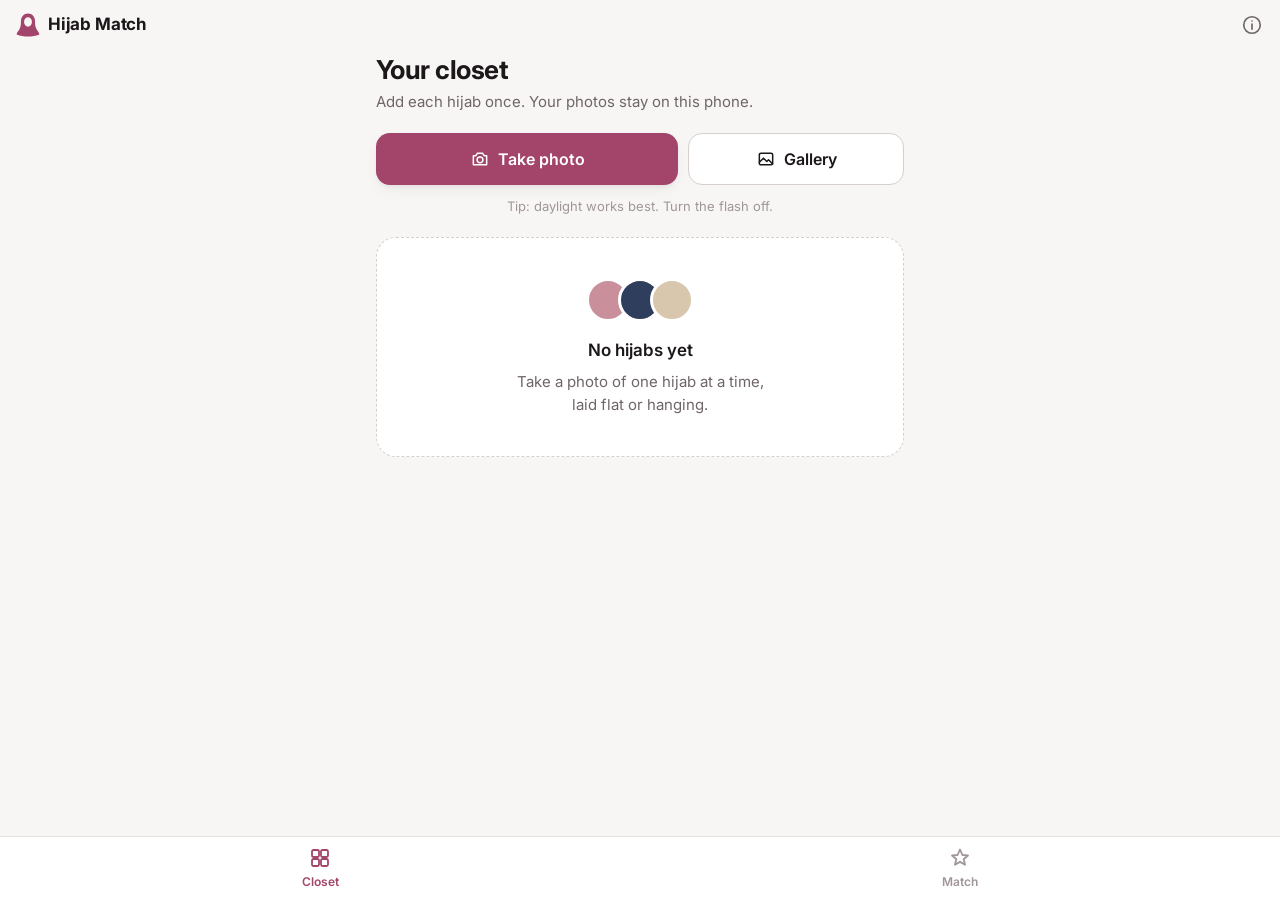
<file: index.html>
<!doctype html>
<html lang="en">
<head>
  <meta charset="UTF-8" />
  <meta name="viewport" content="width=device-width, initial-scale=1.0, viewport-fit=cover" />
  <title>Hijab Match</title>
  <meta name="description" content="Pick the hijab from your own collection that best matches your outfit. Photos never leave your phone." />
  <meta name="theme-color" content="#f8f6f5" media="(prefers-color-scheme: light)" />
  <meta name="theme-color" content="#121012" media="(prefers-color-scheme: dark)" />

  <link rel="preconnect" href="https://fonts.googleapis.com" />
  <link rel="preconnect" href="https://fonts.gstatic.com" crossorigin />
  <link
    href="https://fonts.googleapis.com/css2?family=Inter:wght@400;500;600;700&display=swap"
    rel="stylesheet"
  />

  <link rel="icon" href="icons/icon.svg" type="image/svg+xml" />
  <link rel="icon" href="icons/icon-192.png" sizes="192x192" type="image/png" />
  <link rel="apple-touch-icon" href="icons/icon-180.png" />
  <link rel="manifest" href="manifest.webmanifest" />
  <!-- Opens full screen, like an app, when added to the home screen. -->
  <meta name="mobile-web-app-capable" content="yes" />
  <meta name="apple-mobile-web-app-capable" content="yes" />
  <meta name="apple-mobile-web-app-title" content="Hijab Match" />
  <meta name="apple-mobile-web-app-status-bar-style" content="default" />

  <link rel="stylesheet" href="style.css?v=2026-11-06.2" />
</head>

<body>
  <header class="app-bar">
    <svg class="brand-mark" viewBox="76 80 360 380" aria-hidden="true">
      <path fill-rule="evenodd" d="M256 88C322 88 368 140 368 214C368 270 372 300 392 336C410 368 432 386 436 420C380 444 320 452 256 452C192 452 132 444 76 420C80 386 102 368 120 336C140 300 144 270 144 214C144 140 190 88 256 88ZM194 222a62 76 0 1 0 124 0a62 76 0 1 0 -124 0Z" />
    </svg>
    <span class="brand-name">Hijab Match</span>
    <button id="aboutOpen" class="btn-icon app-bar-action" type="button" aria-label="About Hijab Match">
      <svg viewBox="0 0 24 24" aria-hidden="true"><circle cx="12" cy="12" r="9" /><path d="M12 11v5.5M12 7.6v.1" /></svg>
    </button>
  </header>

  <main>
    <!-- ============================ Closet ============================ -->
    <section id="closetScreen" class="screen" aria-labelledby="closetTitle">
      <div class="screen-head">
        <h1 id="closetTitle">Your closet</h1>
        <p id="closetSub" class="screen-sub">Add each hijab once. Your photos stay on this phone.</p>
      </div>

      <div class="capture-bar">
        <label class="btn btn-primary">
          <input id="hijabCamera" type="file" accept="image/*" capture="environment" hidden />
          <svg viewBox="0 0 24 24" aria-hidden="true"><path d="M4 8h3l2-3h6l2 3h3v11H4z" /><circle cx="12" cy="13" r="3.5" /></svg>
          Take photo
        </label>
        <label class="btn btn-secondary">
          <input id="hijabGallery" type="file" accept="image/*" hidden />
          <svg viewBox="0 0 24 24" aria-hidden="true"><rect x="4" y="5" width="16" height="14" rx="2" /><path d="m4 16 5-5 4 4 2-2 5 5" /></svg>
          Gallery
        </label>
      </div>
      <p class="tip">Tip: daylight works best. Turn the flash off.</p>

      <div id="closetEmpty" class="empty-state">
        <div class="empty-swatches" aria-hidden="true">
          <span></span><span></span><span></span>
        </div>
        <h2>No hijabs yet</h2>
        <p>Take a photo of one hijab at a time, laid flat or hanging.</p>
      </div>

      <div id="addPanel" class="photo-panel" hidden>
        <div class="panel-head">
          <h2 id="addTitle">New hijab</h2>
          <div class="panel-actions">
            <button id="hijabZoom" class="btn btn-secondary btn-small" type="button" aria-label="Zoom in to pick a precise colour">
              <svg viewBox="0 0 24 24" aria-hidden="true"><circle cx="10.5" cy="10.5" r="6.5" /><path d="m15.5 15.5 4.5 4.5M10.5 7.5v6M7.5 10.5h6" /></svg>
              Zoom
            </button>
            <button id="addCancel" class="btn-text" type="button">Cancel</button>
          </div>
        </div>
        <canvas id="hijabCanvas" class="photo-canvas"></canvas>
        <p id="currentColour" class="current-colour" hidden></p>
        <p id="pickHint" class="panel-hint">Tap the fabric, or drag a box over it.</p>
        <p class="lighting">
          <span id="hijabLightStatus" class="lighting-status">Taken under a lamp?</span>
          <button id="hijabLight" class="btn-text" type="button">Fix lighting</button>
        </p>

        <div id="pickResult" class="pick-result" hidden>
          <div class="pick-colour">
            <span id="pickSwatch" class="swatch swatch-lg"></span>
            <div>
              <span class="pick-label">Picked colour</span>
              <span id="pickHex" class="hex"></span>
            </div>
          </div>
          <label class="field">
            <span class="field-label">Name</span>
            <input id="hijabName" type="text" maxlength="40" placeholder="For example, dusty rose chiffon" autocomplete="off" enterkeyhint="done" aria-describedby="nameHelp" />
            <span id="nameHelp" class="field-help">Suggested from the colour. Add the fabric if you like, for example "royal blue modal".</span>
          </label>
          <button id="addSave" class="btn btn-primary" type="button">Save to closet</button>
        </div>
      </div>

      <div id="closetGrid" class="closet-grid" hidden></div>
    </section>

    <!-- ============================ Match ============================= -->
    <section id="matchScreen" class="screen" aria-labelledby="matchTitle" hidden>
      <div class="screen-head">
        <h1 id="matchTitle">Match an outfit</h1>
        <p class="screen-sub">Take a photo of what you're wearing and we'll rank your hijabs.</p>
      </div>

      <div class="capture-bar">
        <label class="btn btn-primary">
          <input id="outfitCamera" type="file" accept="image/*" capture="environment" hidden />
          <svg viewBox="0 0 24 24" aria-hidden="true"><path d="M4 8h3l2-3h6l2 3h3v11H4z" /><circle cx="12" cy="13" r="3.5" /></svg>
          Take photo
        </label>
        <label class="btn btn-secondary">
          <input id="outfitGallery" type="file" accept="image/*" hidden />
          <svg viewBox="0 0 24 24" aria-hidden="true"><rect x="4" y="5" width="16" height="14" rx="2" /><path d="m4 16 5-5 4 4 2-2 5 5" /></svg>
          Gallery
        </label>
      </div>
      <p class="tip">Tip: daylight works best. Turn the flash off.</p>

      <div id="matchNeedsCloset" class="notice" hidden>
        <p><strong>Add a few hijabs first.</strong> You can pick your outfit colours now, but there's nothing to match them against until your closet has hijabs in it.</p>
        <button id="goToCloset" class="btn btn-secondary" type="button">Go to closet</button>
      </div>

      <div id="matchEmpty" class="empty-state">
        <div class="empty-outfit" aria-hidden="true">
          <svg viewBox="0 0 48 48"><path d="M17 6h14l9 7-5 7-4-3v25H17V17l-4 3-5-7z" /></svg>
        </div>
        <h2>No outfit photo yet</h2>
        <p>Stand in good light and get your whole outfit in the frame.</p>
      </div>

      <div id="outfitPanel" class="photo-panel" hidden>
        <div class="panel-head">
          <h2>Your outfit</h2>
          <div class="panel-actions">
            <button id="outfitZoom" class="btn btn-secondary btn-small" type="button" aria-label="Zoom in to pick a precise colour">
              <svg viewBox="0 0 24 24" aria-hidden="true"><circle cx="10.5" cy="10.5" r="6.5" /><path d="m15.5 15.5 4.5 4.5M10.5 7.5v6M7.5 10.5h6" /></svg>
              Zoom
            </button>
            <button id="outfitClear" class="btn-text" type="button">Clear</button>
          </div>
        </div>
        <canvas id="outfitCanvas" class="photo-canvas"></canvas>
        <p id="outfitHint" class="panel-hint">Tap up to 3 pieces, like your top or skirt. For a pattern, drag a box over it. For a tiny detail, use Zoom.</p>
        <p class="lighting">
          <span id="outfitLightStatus" class="lighting-status">Taken under a lamp?</span>
          <button id="outfitLight" class="btn-text" type="button">Fix lighting</button>
        </p>
        <ol id="pieceList" class="piece-list" hidden></ol>
        <button id="findMatches" class="btn btn-primary" type="button" hidden>Find my hijab</button>
      </div>

      <section id="results" class="results" aria-labelledby="resultsTitle" hidden>
        <div>
          <h2 id="resultsTitle">Your matches</h2>
          <p id="resultsSub" class="screen-sub"></p>
        </div>
        <div id="resultGroups" class="result-groups"></div>
        <button id="seeAll" class="btn btn-secondary" type="button" hidden></button>
      </section>
    </section>

    <p id="photoError" class="toast" role="alert" hidden></p>
  </main>

  <dialog id="aboutDialog" class="sheet about" aria-labelledby="aboutTitle">
    <div class="panel-head">
      <h2 id="aboutTitle" tabindex="-1" autofocus>Why I made Hijab Match</h2>
      <button id="aboutClose" class="btn-icon" type="button" aria-label="Close">
        <svg viewBox="0 0 24 24" aria-hidden="true"><path d="M6 6l12 12M18 6 6 18" /></svg>
      </button>
    </div>

    <div class="about-body">
      <p>Growing up, I always wore a black hijab. It went with everything, but if I'm honest, it was also a way to hide.</p>
      <p>I made Hijab Match for girls who want to wear more than black and feel confident doing it. It helps you find the hijab in your own closet that pulls an outfit together, and it might suggest a colour you wouldn't have tried.</p>

      <h3>How it works</h3>
      <ol class="about-steps">
        <li>Photograph each of your hijabs once and tap the fabric to save its colour.</li>
        <li>Photograph your outfit and tap up to 3 pieces.</li>
        <li>Your hijabs are ranked 3, 2 or 1 stars, with the reason each one works.</li>
      </ol>

      <h3>Your photos stay on your phone</h3>
      <p>Everything happens on your device. There's no account, and no photo is ever uploaded.</p>

      <p class="about-credit">
        Made by Shanzay Chaudhry.
        The code is on <a href="https://github.com/shanzayc/hijab-match" target="_blank" rel="noopener">GitHub</a>.
        <br /><a href="privacy.html">Privacy policy</a> · <a href="terms.html">Terms of use</a>
      </p>
    </div>
  </dialog>

  <dialog id="hijabDialog" class="sheet" aria-labelledby="dlgTitle">
    <div class="panel-head">
      <h2 id="dlgTitle" tabindex="-1" autofocus>Edit hijab</h2>
      <button id="dlgClose" class="btn-icon" type="button" aria-label="Close">
        <svg viewBox="0 0 24 24" aria-hidden="true"><path d="M6 6l12 12M18 6 6 18" /></svg>
      </button>
    </div>
    <div class="sheet-summary">
      <img id="dlgThumb" class="sheet-thumb" alt="" />
      <div class="pick-colour">
        <span id="dlgSwatch" class="swatch swatch-lg"></span>
        <div>
          <span class="pick-label">Saved colour</span>
          <span id="dlgHex" class="hex"></span>
        </div>
      </div>
    </div>
    <label class="field">
      <span class="field-label">Name</span>
      <input id="dlgName" type="text" maxlength="40" placeholder="For example, dusty rose chiffon" autocomplete="off" enterkeyhint="done" />
    </label>

    <div id="dlgActions" class="sheet-actions">
      <button id="dlgChangeColour" class="btn btn-secondary sheet-actions-wide" type="button">Change colour</button>
      <button id="dlgDelete" class="btn btn-danger" type="button">Delete</button>
      <button id="dlgSave" class="btn btn-primary" type="button">Save</button>
    </div>
    <div id="dlgConfirm" class="sheet-confirm" hidden>
      <p>Delete this hijab from your closet? This can't be undone.</p>
      <div class="sheet-actions">
        <button id="dlgKeep" class="btn btn-secondary" type="button">Keep it</button>
        <button id="dlgConfirmDelete" class="btn btn-danger-solid" type="button">Delete</button>
      </div>
    </div>
  </dialog>

  <nav class="tab-bar" aria-label="Screens">
    <button class="tab is-active" type="button" data-screen="closet" aria-current="page">
      <svg viewBox="0 0 24 24" aria-hidden="true"><rect x="4" y="4" width="7" height="7" rx="1.5" /><rect x="13" y="4" width="7" height="7" rx="1.5" /><rect x="4" y="13" width="7" height="7" rx="1.5" /><rect x="13" y="13" width="7" height="7" rx="1.5" /></svg>
      Closet
    </button>
    <button class="tab" type="button" data-screen="match">
      <svg viewBox="0 0 24 24" aria-hidden="true"><path d="M12 3.5 14.4 9l5.6.5-4.3 3.7 1.3 5.6L12 15.9l-5 2.9 1.3-5.6L4 9.5 9.6 9z" /></svg>
      Match
    </button>
  </nav>

  <dialog id="zoomDialog" class="zoom" aria-labelledby="zoomTitle">
    <div class="zoom-bar">
      <h2 id="zoomTitle" tabindex="-1" autofocus>Pick a colour</h2>
      <button id="zoomDone" class="btn btn-primary btn-small" type="button">Done</button>
    </div>
    <div id="zoomScroller" class="zoom-scroller">
      <canvas id="zoomCanvas" class="zoom-canvas"></canvas>
    </div>
    <div class="zoom-foot">
      <p id="zoomStatus" class="zoom-status" role="status"></p>
      <div class="zoom-controls">
        <button id="zoomOut" class="btn btn-secondary btn-small" type="button" aria-label="Zoom out">
          <svg viewBox="0 0 24 24" aria-hidden="true"><path d="M6 12h12" /></svg>
        </button>
        <span id="zoomLevel" class="zoom-level">2×</span>
        <button id="zoomIn" class="btn btn-secondary btn-small" type="button" aria-label="Zoom in">
          <svg viewBox="0 0 24 24" aria-hidden="true"><path d="M6 12h12M12 6v12" /></svg>
        </button>
      </div>
    </div>
  </dialog>

  <!--
    Cache busting. GitHub Pages lets browsers reuse files for 10 minutes,
    which can mix old and new code right after an update. Every file gets
    the same version, so a changed index.html always loads a matching set.
    Change the version (here and on style.css above) whenever you deploy.
  -->
  <script type="importmap">
    {
      "imports": {
        "./color.js": "./color.js?v=2026-11-06.2",
        "./match.js": "./match.js?v=2026-11-06.2",
        "./names.js": "./names.js?v=2026-11-06.2",
        "./picker.js": "./picker.js?v=2026-11-06.2",
        "./storage.js": "./storage.js?v=2026-11-06.2",
        "./zoom.js": "./zoom.js?v=2026-11-06.2"
      }
    }
  </script>
  <script type="module" src="app.js?v=2026-11-06.2"></script>
</body>
</html>
</file>
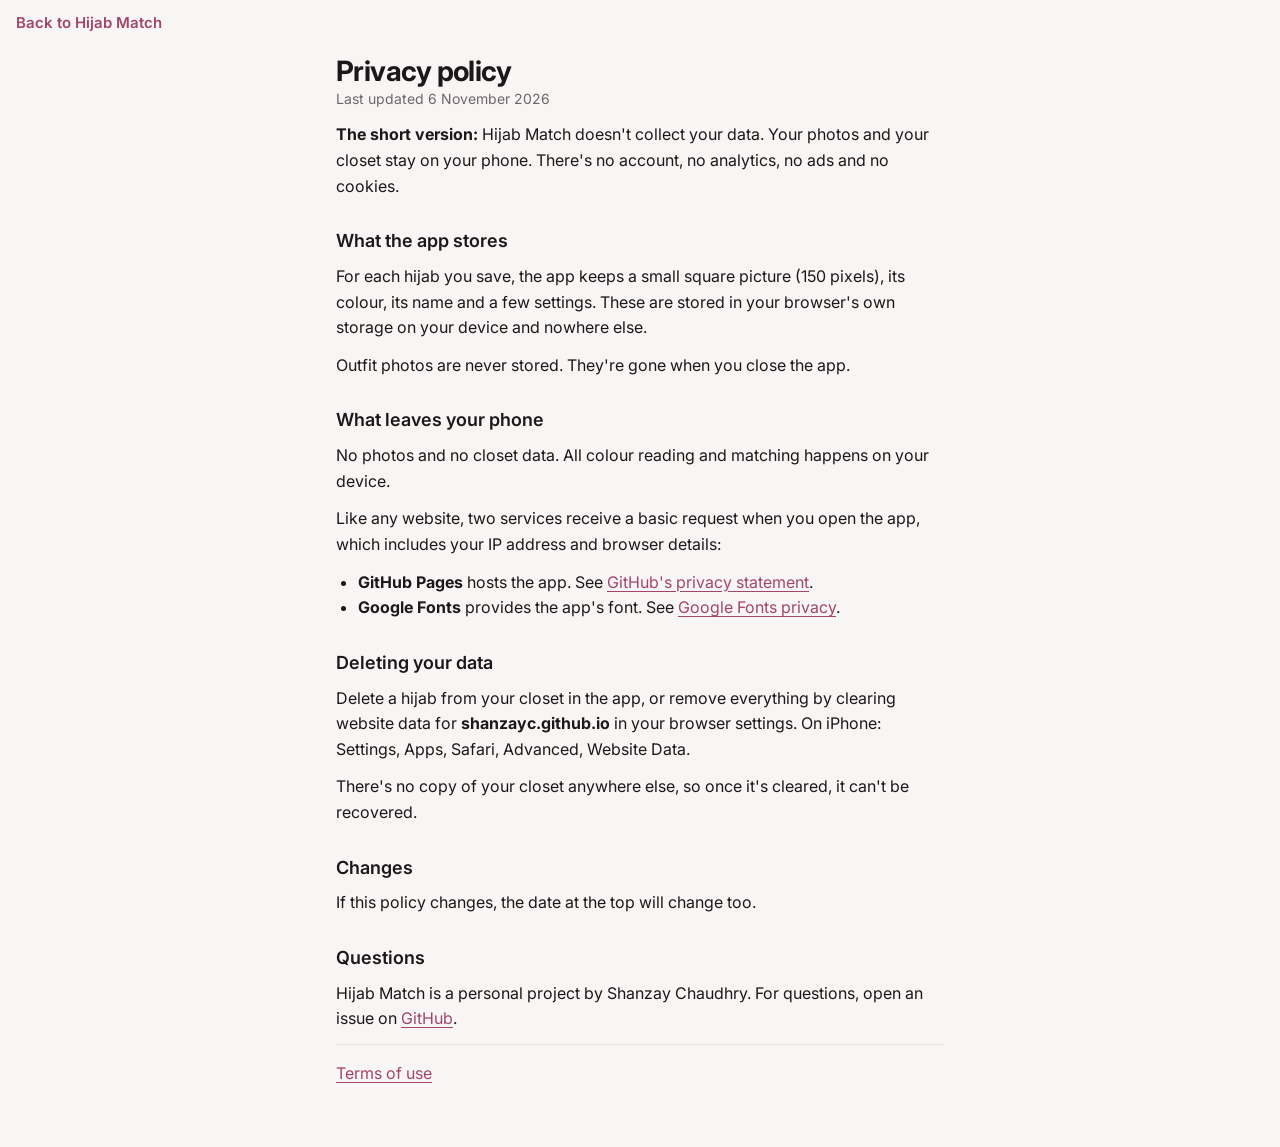
<file: privacy.html>
<!doctype html>
<html lang="en">
<head>
  <meta charset="UTF-8" />
  <meta name="viewport" content="width=device-width, initial-scale=1.0, viewport-fit=cover" />
  <title>Privacy policy | Hijab Match</title>
  <meta name="description" content="How Hijab Match handles your data: photos and your closet stay on your phone." />
  <link rel="icon" href="icons/icon.svg" type="image/svg+xml" />
  <link rel="apple-touch-icon" href="icons/icon-180.png" />
  <link rel="preconnect" href="https://fonts.googleapis.com" />
  <link rel="preconnect" href="https://fonts.gstatic.com" crossorigin />
  <link href="https://fonts.googleapis.com/css2?family=Inter:wght@400;500;600;700&display=swap" rel="stylesheet" />
  <link rel="stylesheet" href="style.css?v=2026-11-06.1" />
</head>

<body class="doc-page">
  <header class="app-bar">
    <a class="doc-back" href="./">Back to Hijab Match</a>
  </header>

  <main class="doc">
    <h1>Privacy policy</h1>
    <p class="doc-updated">Last updated 6 November 2026</p>

    <p><strong>The short version:</strong> Hijab Match doesn't collect your data. Your photos and your closet stay on your phone. There's no account, no analytics, no ads and no cookies.</p>

    <h2>What the app stores</h2>
    <p>For each hijab you save, the app keeps a small square picture (150 pixels), its colour, its name and a few settings. These are stored in your browser's own storage on your device and nowhere else.</p>
    <p>Outfit photos are never stored. They're gone when you close the app.</p>

    <h2>What leaves your phone</h2>
    <p>No photos and no closet data. All colour reading and matching happens on your device.</p>
    <p>Like any website, two services receive a basic request when you open the app, which includes your IP address and browser details:</p>
    <ul>
      <li><strong>GitHub Pages</strong> hosts the app. See <a href="https://docs.github.com/en/site-policy/privacy-policies/github-general-privacy-statement">GitHub's privacy statement</a>.</li>
      <li><strong>Google Fonts</strong> provides the app's font. See <a href="https://developers.google.com/fonts/faq/privacy">Google Fonts privacy</a>.</li>
    </ul>

    <h2>Deleting your data</h2>
    <p>Delete a hijab from your closet in the app, or remove everything by clearing website data for <strong>shanzayc.github.io</strong> in your browser settings. On iPhone: Settings, Apps, Safari, Advanced, Website Data.</p>
    <p>There's no copy of your closet anywhere else, so once it's cleared, it can't be recovered.</p>

    <h2>Changes</h2>
    <p>If this policy changes, the date at the top will change too.</p>

    <h2>Questions</h2>
    <p>Hijab Match is a personal project by Shanzay Chaudhry. For questions, open an issue on <a href="https://github.com/shanzayc/hijab-match/issues">GitHub</a>.</p>

    <p class="doc-related"><a href="terms.html">Terms of use</a></p>
  </main>
</body>
</html>
</file>
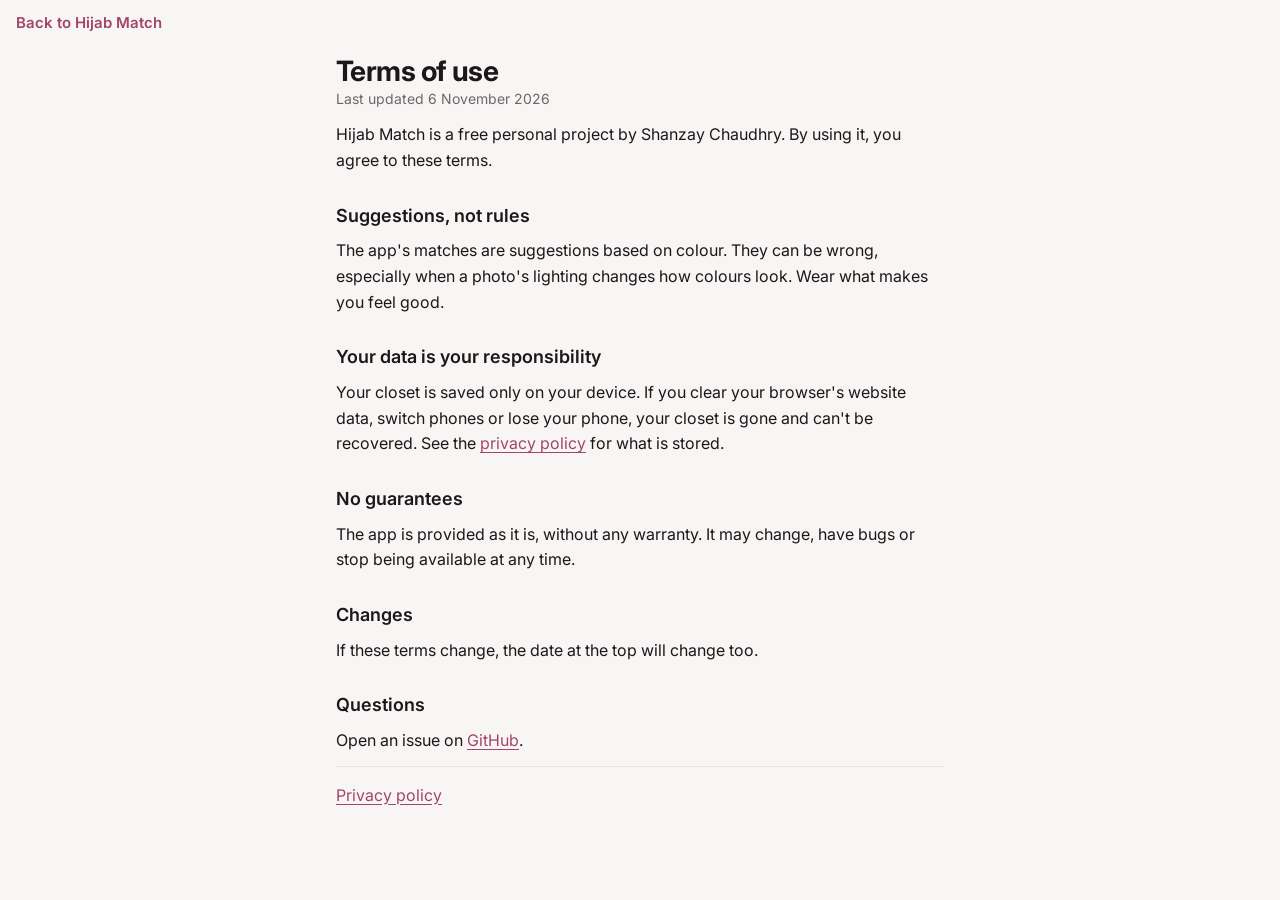
<file: terms.html>
<!doctype html>
<html lang="en">
<head>
  <meta charset="UTF-8" />
  <meta name="viewport" content="width=device-width, initial-scale=1.0, viewport-fit=cover" />
  <title>Terms of use | Hijab Match</title>
  <meta name="description" content="The terms for using Hijab Match, a free personal project." />
  <link rel="icon" href="icons/icon.svg" type="image/svg+xml" />
  <link rel="apple-touch-icon" href="icons/icon-180.png" />
  <link rel="preconnect" href="https://fonts.googleapis.com" />
  <link rel="preconnect" href="https://fonts.gstatic.com" crossorigin />
  <link href="https://fonts.googleapis.com/css2?family=Inter:wght@400;500;600;700&display=swap" rel="stylesheet" />
  <link rel="stylesheet" href="style.css?v=2026-11-06.1" />
</head>

<body class="doc-page">
  <header class="app-bar">
    <a class="doc-back" href="./">Back to Hijab Match</a>
  </header>

  <main class="doc">
    <h1>Terms of use</h1>
    <p class="doc-updated">Last updated 6 November 2026</p>

    <p>Hijab Match is a free personal project by Shanzay Chaudhry. By using it, you agree to these terms.</p>

    <h2>Suggestions, not rules</h2>
    <p>The app's matches are suggestions based on colour. They can be wrong, especially when a photo's lighting changes how colours look. Wear what makes you feel good.</p>

    <h2>Your data is your responsibility</h2>
    <p>Your closet is saved only on your device. If you clear your browser's website data, switch phones or lose your phone, your closet is gone and can't be recovered. See the <a href="privacy.html">privacy policy</a> for what is stored.</p>

    <h2>No guarantees</h2>
    <p>The app is provided as it is, without any warranty. It may change, have bugs or stop being available at any time.</p>

    <h2>Changes</h2>
    <p>If these terms change, the date at the top will change too.</p>

    <h2>Questions</h2>
    <p>Open an issue on <a href="https://github.com/shanzayc/hijab-match/issues">GitHub</a>.</p>

    <p class="doc-related"><a href="privacy.html">Privacy policy</a></p>
  </main>
</body>
</html>
</file>
<file: style.css>
/* ---------------------------------------------------------------
   Design tokens
   Warm neutral chrome so the hijab and outfit colours are the
   most colourful things on screen.
   --------------------------------------------------------------- */
:root {
  --bg: #f8f6f5;
  --surface: #ffffff;
  --surface-2: #f1eeec;
  --border: #e7e2df;
  --border-strong: #d6cfcb;

  --text: #1c1719;
  --text-muted: #6f6569;
  --text-faint: #a0969a;

  --accent: #a3456a;
  --accent-hover: #8c3a5b;
  --accent-soft: rgba(163, 69, 106, 0.1);
  --on-accent: #ffffff;

  --error: #c4321f;
  --error-soft: rgba(196, 50, 31, 0.1);
  --on-error: #ffffff;
  --swatch-ring: rgba(0, 0, 0, 0.14);

  --radius: 14px;
  --radius-lg: 20px;

  --shadow-sm: 0 1px 2px rgba(28, 23, 25, 0.05);
  --shadow: 0 2px 4px -1px rgba(28, 23, 25, 0.06), 0 6px 16px -4px rgba(28, 23, 25, 0.08);

  --tab-height: 64px;
  --safe-bottom: env(safe-area-inset-bottom, 0px);
}

@media (prefers-color-scheme: dark) {
  :root {
    --bg: #121012;
    --surface: #1b181a;
    --surface-2: #242023;
    --border: #2f2a2d;
    --border-strong: #3d373a;

    --text: #f1ecee;
    --text-muted: #aaa0a4;
    --text-faint: #786f73;

    --accent: #e37ea4;
    --accent-hover: #ec95b5;
    --accent-soft: rgba(227, 126, 164, 0.14);
    --on-accent: #1b0d13;

    --error: #f2836f;
    --error-soft: rgba(242, 131, 111, 0.14);
    --on-error: #24100c;
    --swatch-ring: rgba(255, 255, 255, 0.28);
  }
}

/* ---------------------------------------------------------------
   Base
   --------------------------------------------------------------- */
*,
*::before,
*::after {
  box-sizing: border-box;
}

html {
  -webkit-text-size-adjust: 100%;
  /* Keep scrolled-to content and focused fields clear of the sticky
     app bar and the fixed tab bar. */
  scroll-padding-top: 64px;
  scroll-padding-bottom: calc(var(--tab-height) + var(--safe-bottom) + 12px);
}

body {
  margin: 0;
  min-height: 100dvh;
  background: var(--bg);
  color: var(--text);
  font-family: "Inter", system-ui, -apple-system, "Segoe UI", sans-serif;
  font-size: 16px;
  line-height: 1.5;
  -webkit-font-smoothing: antialiased;
  -webkit-tap-highlight-color: transparent;
}

h1,
h2,
p {
  margin: 0;
}

svg {
  fill: none;
  stroke: currentColor;
  stroke-width: 1.8;
  stroke-linecap: round;
  stroke-linejoin: round;
}

[hidden] {
  display: none !important;
}

/* ---------------------------------------------------------------
   App bar and screens
   --------------------------------------------------------------- */
.app-bar {
  position: sticky;
  top: 0;
  z-index: 10;
  display: flex;
  align-items: center;
  gap: 8px;
  padding: calc(12px + env(safe-area-inset-top, 0px)) 16px 12px;
  background: color-mix(in srgb, var(--bg) 88%, transparent);
  backdrop-filter: blur(12px);
  -webkit-backdrop-filter: blur(12px);
}

.brand-mark {
  width: 24px;
  height: 24px;
  fill: var(--accent);
  stroke: none;
}

.brand-name {
  font-weight: 700;
  font-size: 17px;
  letter-spacing: -0.01em;
}

main {
  max-width: 560px;
  margin: 0 auto;
  padding: 4px 16px calc(var(--tab-height) + var(--safe-bottom) + 24px);
}

.screen {
  display: flex;
  flex-direction: column;
  gap: 20px;
}

.screen-head h1 {
  font-size: 26px;
  font-weight: 700;
  letter-spacing: -0.02em;
  line-height: 1.2;
}

.screen-sub {
  margin-top: 6px;
  color: var(--text-muted);
  font-size: 15px;
}

/* ---------------------------------------------------------------
   Empty states
   --------------------------------------------------------------- */
.empty-state {
  display: flex;
  flex-direction: column;
  align-items: center;
  text-align: center;
  gap: 8px;
  padding: 40px 24px;
  background: var(--surface);
  border: 1px dashed var(--border-strong);
  border-radius: var(--radius-lg);
}

.empty-state h2 {
  font-size: 17px;
  font-weight: 600;
}

.empty-state p {
  color: var(--text-muted);
  font-size: 15px;
  max-width: 30ch;
}

.empty-swatches {
  display: flex;
  margin-bottom: 8px;
}

.empty-swatches span {
  width: 44px;
  height: 44px;
  border-radius: 50%;
  border: 3px solid var(--surface);
}

.empty-swatches span:nth-child(1) { background: #c98f9b; }
.empty-swatches span:nth-child(2) { background: #2f3e5c; margin-left: -12px; }
.empty-swatches span:nth-child(3) { background: #d9c7ad; margin-left: -12px; }

.empty-outfit {
  display: grid;
  place-items: center;
  width: 64px;
  height: 64px;
  margin-bottom: 8px;
  border-radius: 50%;
  background: var(--accent-soft);
  color: var(--accent);
}

.empty-outfit svg {
  width: 36px;
  height: 36px;
  stroke-width: 2;
}

/* ---------------------------------------------------------------
   Photo panels
   --------------------------------------------------------------- */
.photo-panel {
  display: flex;
  flex-direction: column;
  gap: 12px;
  padding: 16px;
  background: var(--surface);
  border: 1px solid var(--border);
  border-radius: var(--radius-lg);
  box-shadow: var(--shadow-sm);
}

.panel-head {
  display: flex;
  align-items: center;
  justify-content: space-between;
}

.panel-head {
  gap: 12px;
}

.panel-head h2 {
  font-size: 17px;
  font-weight: 600;
  white-space: nowrap;
}

.photo-canvas {
  /* Canvas is a replaced element, so auto width and height with both
     max limits shrink it without distorting the photo. Tap positions
     depend on that. */
  display: block;
  width: auto;
  height: auto;
  max-width: 100%;
  max-height: 40vh;
  margin: 0 auto;
  border-radius: var(--radius);
  background: var(--surface-2);
  touch-action: none;
  cursor: crosshair;
}

.panel-hint {
  color: var(--text-muted);
  font-size: 14px;
}

.pick-result {
  display: flex;
  flex-direction: column;
  gap: 14px;
  padding-top: 14px;
  border-top: 1px solid var(--border);
}

.pick-colour {
  display: flex;
  align-items: center;
  gap: 12px;
}

.pick-label {
  display: block;
  font-size: 15px;
  font-weight: 600;
}

.hex {
  display: block;
  color: var(--text-muted);
  font-family: ui-monospace, "SF Mono", Menlo, monospace;
  font-size: 13px;
  text-transform: uppercase;
}

.swatch {
  display: block;
  flex: none;
  border-radius: 50%;
  /* Inner ring so white swatches show in light mode and black ones in
     dark mode. */
  box-shadow: inset 0 0 0 1px var(--swatch-ring);
}

.swatch-lg {
  width: 44px;
  height: 44px;
}

.field {
  display: flex;
  flex-direction: column;
  gap: 6px;
}

.field-label {
  color: var(--text-muted);
  font-size: 14px;
  font-weight: 500;
}

.field-help {
  color: var(--text-faint);
  font-size: 13px;
}

.field input {
  min-height: 48px;
  padding: 0 14px;
  background: var(--surface);
  color: var(--text);
  border: 1px solid var(--border-strong);
  border-radius: var(--radius);
  /* 16px stops iOS Safari zooming in when the field gets focus. */
  font: inherit;
  font-size: 16px;
}

.field input::placeholder {
  color: var(--text-faint);
}

.field input:focus {
  outline: 2px solid var(--accent);
  outline-offset: 1px;
  border-color: transparent;
}

.panel-actions {
  display: flex;
  align-items: center;
  gap: 12px;
}

.btn-small {
  flex: none;
  min-height: 40px;
  padding: 0 12px;
  border-radius: 10px;
  font-size: 14px;
  gap: 6px;
}

.btn-small svg {
  width: 18px;
  height: 18px;
}

/* ---------------------------------------------------------------
   Zoom view
   --------------------------------------------------------------- */
.zoom {
  width: 100%;
  max-width: none;
  height: 100%;
  max-height: none;
  margin: 0;
  padding: 0;
  inset: 0;
  background: var(--bg);
  color: var(--text);
  border: none;
}

.zoom[open] {
  display: flex;
  flex-direction: column;
}

.zoom::backdrop {
  background: var(--bg);
}

.zoom-bar,
.zoom-foot {
  flex: none;
  padding: 12px 16px;
  background: var(--surface);
}

.zoom-bar {
  display: flex;
  align-items: center;
  justify-content: space-between;
  gap: 12px;
  padding-top: calc(12px + env(safe-area-inset-top, 0px));
  border-bottom: 1px solid var(--border);
}

.zoom-bar h2 {
  font-size: 17px;
  font-weight: 600;
}

.zoom-scroller {
  /* Flex plus margin: auto centres a small photo but still lets a large
     one scroll all the way to its edges. */
  display: flex;
  flex: 1;
  min-height: 0;
  overflow: auto;
  overscroll-behavior: contain;
  background: var(--surface-2);
}

.zoom-canvas {
  display: block;
  flex: none;
  margin: auto;
  /* Let the browser scroll on drag; a still tap picks a colour. */
  touch-action: pan-x pan-y;
  cursor: crosshair;
}

.zoom-foot {
  display: flex;
  align-items: center;
  gap: 12px;
  padding-bottom: calc(12px + env(safe-area-inset-bottom, 0px));
  border-top: 1px solid var(--border);
}

.zoom-status {
  flex: 1;
  min-width: 0;
  font-size: 14px;
  line-height: 1.35;
}

.zoom-controls {
  display: flex;
  flex: none;
  align-items: center;
  gap: 8px;
}

.zoom-controls .btn-small {
  width: 40px;
  padding: 0;
}

.zoom-level {
  min-width: 2.5ch;
  font-size: 14px;
  font-weight: 600;
  font-variant-numeric: tabular-nums;
  text-align: center;
}

/* ---------------------------------------------------------------
   Outfit pieces and notices
   --------------------------------------------------------------- */
.piece-list {
  display: flex;
  flex-direction: column;
  margin: 0;
  padding: 0;
  list-style: none;
  border-top: 1px solid var(--border);
}

.piece-row {
  display: flex;
  align-items: center;
  gap: 12px;
  padding: 10px 0;
  border-bottom: 1px solid var(--border);
}

.piece-row:last-child {
  border-bottom: none;
}

.piece-num {
  display: grid;
  flex: none;
  place-items: center;
  width: 24px;
  height: 24px;
  border-radius: 50%;
  background: var(--text);
  color: var(--bg);
  font-size: 13px;
  font-weight: 600;
}

.piece-row .swatch {
  width: 36px;
  height: 36px;
}

.piece-text {
  flex: 1;
  min-width: 0;
}

.piece-name {
  display: block;
  font-size: 15px;
  font-weight: 600;
}

.notice {
  display: flex;
  flex-direction: column;
  gap: 12px;
  padding: 16px;
  background: var(--accent-soft);
  border: 1px solid var(--border);
  border-radius: var(--radius-lg);
}

.notice p {
  font-size: 15px;
}

.notice .btn {
  align-self: flex-start;
  min-height: 44px;
}

/* ---------------------------------------------------------------
   Match results
   --------------------------------------------------------------- */
.results {
  display: flex;
  flex-direction: column;
  gap: 16px;
}

.results h2 {
  font-size: 22px;
  font-weight: 700;
  letter-spacing: -0.01em;
}

.result-groups {
  display: flex;
  flex-direction: column;
  gap: 20px;
}

.result-group {
  display: flex;
  flex-direction: column;
  gap: 8px;
}

.result-group-head {
  display: flex;
  align-items: center;
  gap: 8px;
  margin: 0;
  font-size: 15px;
  font-weight: 600;
}

.stars {
  display: inline-flex;
  gap: 2px;
}

.star {
  width: 16px;
  height: 16px;
  fill: none;
  stroke: var(--border-strong);
  stroke-width: 1.5;
}

.star.is-on {
  fill: var(--accent);
  stroke: var(--accent);
}

.result-list {
  display: flex;
  flex-direction: column;
  gap: 8px;
  margin: 0;
  padding: 0;
  list-style: none;
}

.result-card {
  display: flex;
  align-items: center;
  gap: 12px;
  padding: 10px;
  background: var(--surface);
  border: 1px solid var(--border);
  border-radius: var(--radius);
}

.result-card img {
  display: block;
  flex: none;
  width: 64px;
  height: 64px;
  object-fit: cover;
  border-radius: 10px;
  background: var(--surface-2);
}

.result-text {
  flex: 1;
  min-width: 0;
}

.result-name {
  display: block;
  overflow: hidden;
  font-size: 15px;
  font-weight: 600;
  white-space: nowrap;
  text-overflow: ellipsis;
}

.result-reason {
  display: block;
  color: var(--text-muted);
  font-size: 14px;
  line-height: 1.35;
}

.result-card .swatch {
  width: 28px;
  height: 28px;
}

/* Mute the text only; fading the card would also fade the photo and
   swatch and misrepresent the hijab's colour. */
.result-group.is-rest .result-name {
  color: var(--text-muted);
  font-weight: 500;
}

/* ---------------------------------------------------------------
   Closet grid
   --------------------------------------------------------------- */
.closet-grid {
  display: grid;
  grid-template-columns: repeat(auto-fill, minmax(100px, 1fr));
  gap: 12px;
}

.tile {
  position: relative;
  display: flex;
  flex-direction: column;
  gap: 6px;
  padding: 0;
  background: none;
  border: none;
  color: var(--text);
  font: inherit;
  text-align: left;
  cursor: pointer;
}

.tile img {
  display: block;
  width: 100%;
  aspect-ratio: 1;
  object-fit: cover;
  border-radius: var(--radius);
  background: var(--surface-2);
}

.tile .swatch {
  position: absolute;
  top: 8px;
  right: 8px;
  width: 26px;
  height: 26px;
  border: 2px solid #ffffff;
  box-shadow: 0 1px 3px rgba(0, 0, 0, 0.3);
}

.tile-name {
  overflow: hidden;
  font-size: 14px;
  font-weight: 500;
  line-height: 1.3;
  white-space: nowrap;
  text-overflow: ellipsis;
}

.tile-name.is-unnamed {
  color: var(--text-faint);
}

.tile:focus-visible {
  outline: none;
}

.tile:focus-visible img {
  outline: 2px solid var(--accent);
  outline-offset: 2px;
}

/* ---------------------------------------------------------------
   Edit dialog
   --------------------------------------------------------------- */
.sheet {
  width: calc(100% - 32px);
  max-width: 420px;
  max-height: calc(100dvh - 32px);
  padding: 16px;
  background: var(--surface);
  color: var(--text);
  border: 1px solid var(--border);
  border-radius: var(--radius-lg);
  box-shadow: var(--shadow);
}

.sheet[open] {
  display: flex;
  flex-direction: column;
  gap: 14px;
}

.sheet::backdrop {
  background: rgba(20, 15, 18, 0.5);
}

.sheet-summary {
  display: flex;
  align-items: center;
  gap: 16px;
}

/* Thumbnails are stored at 150 px, so keep them near that size. */
.sheet-thumb {
  display: block;
  flex: none;
  width: 112px;
  height: 112px;
  object-fit: cover;
  border-radius: var(--radius);
  background: var(--surface-2);
}

.sheet-actions {
  display: grid;
  grid-template-columns: 1fr 1fr;
  gap: 10px;
}

.sheet-actions-wide {
  grid-column: 1 / -1;
}

.lighting {
  display: flex;
  flex-wrap: wrap;
  align-items: baseline;
  gap: 4px 10px;
  font-size: 14px;
}

.lighting .btn-text {
  padding: 4px 0;
  font-size: 14px;
}

.lighting-status {
  color: var(--text-muted);
}

.lighting-status.is-active {
  color: var(--text);
  font-weight: 500;
}

.current-colour {
  display: flex;
  align-items: center;
  gap: 8px;
  color: var(--text-muted);
  font-size: 14px;
}

.current-colour .swatch {
  width: 20px;
  height: 20px;
}

.current-colour strong {
  color: var(--text);
  font-weight: 600;
}

.sheet-confirm {
  display: flex;
  flex-direction: column;
  gap: 12px;
  padding: 14px;
  background: var(--error-soft);
  border-radius: var(--radius);
}

.sheet-confirm p {
  font-size: 15px;
}

/* ---------------------------------------------------------------
   Buttons
   --------------------------------------------------------------- */
.capture-bar {
  display: grid;
  grid-template-columns: 1.4fr 1fr;
  gap: 10px;
}

.btn {
  display: inline-flex;
  align-items: center;
  justify-content: center;
  gap: 8px;
  min-height: 52px;
  padding: 0 18px;
  border-radius: var(--radius);
  font: inherit;
  font-weight: 600;
  font-size: 16px;
  cursor: pointer;
  user-select: none;
  transition: background-color 0.15s, transform 0.1s;
}

.btn:active {
  transform: scale(0.98);
}

.btn svg {
  width: 20px;
  height: 20px;
}

.btn-primary {
  background: var(--accent);
  color: var(--on-accent);
  border: none;
  box-shadow: var(--shadow);
}

.btn-primary:hover {
  background: var(--accent-hover);
}

.btn-secondary {
  background: var(--surface);
  color: var(--text);
  border: 1px solid var(--border-strong);
}

.btn-secondary:hover {
  background: var(--surface-2);
}

/* Outline only for keyboard focus, not taps. The photo buttons are
   labels wrapping a hidden file input, so they check the input instead. */
.btn:focus-visible,
.btn:has(input:focus-visible),
.btn-text:focus-visible,
.tab:focus-visible {
  outline: 2px solid var(--accent);
  outline-offset: 2px;
}

.btn:disabled {
  opacity: 0.45;
  cursor: not-allowed;
  transform: none;
}

.btn-danger {
  background: var(--surface);
  color: var(--error);
  border: 1px solid var(--border-strong);
}

.btn-danger-solid {
  background: var(--error);
  color: var(--on-error);
  border: none;
}

.btn-icon {
  display: grid;
  place-items: center;
  width: 40px;
  height: 40px;
  margin: -8px -8px -8px 0;
  padding: 0;
  background: none;
  border: none;
  border-radius: var(--radius);
  color: var(--text-muted);
  cursor: pointer;
}

.btn-icon svg {
  width: 22px;
  height: 22px;
}

.btn-icon:focus-visible {
  outline: 2px solid var(--accent);
}

.btn-text {
  padding: 6px 4px;
  background: none;
  border: none;
  color: var(--accent);
  font: inherit;
  font-weight: 600;
  font-size: 15px;
  cursor: pointer;
}

.tip {
  margin-top: -8px;
  color: var(--text-faint);
  font-size: 13px;
  text-align: center;
}

.toast {
  position: fixed;
  left: 16px;
  right: 16px;
  bottom: calc(var(--tab-height) + var(--safe-bottom) + 12px);
  max-width: 528px;
  margin: 0 auto;
  padding: 12px 16px;
  background: var(--error-soft);
  color: var(--error);
  border: 1px solid currentColor;
  border-radius: var(--radius);
  font-size: 14px;
  font-weight: 500;
  backdrop-filter: blur(12px);
  -webkit-backdrop-filter: blur(12px);
}

/* ---------------------------------------------------------------
   Header action and About
   --------------------------------------------------------------- */
.app-bar-action {
  margin: -8px -8px -8px auto;
}

.about a {
  color: inherit;
  text-decoration: underline;
  text-decoration-color: var(--border-strong);
  text-underline-offset: 3px;
}

.about a:hover {
  color: var(--accent);
  text-decoration-color: currentColor;
}

.about a:focus-visible {
  outline: 2px solid var(--accent);
  outline-offset: 2px;
  border-radius: 2px;
}

.about {
  max-width: 480px;
  overflow-y: auto;
  overscroll-behavior: contain;
}

.about-body {
  display: flex;
  flex-direction: column;
  gap: 12px;
  font-size: 15px;
  line-height: 1.55;
}

.about-body h3 {
  margin: 8px 0 0;
  font-size: 15px;
  font-weight: 600;
}

.about-steps {
  display: flex;
  flex-direction: column;
  gap: 6px;
  margin: 0;
  padding-left: 22px;
}

.about-credit {
  margin-top: 8px;
  padding-top: 12px;
  border-top: 1px solid var(--border);
  color: var(--text-muted);
  font-size: 14px;
}

/* ---------------------------------------------------------------
   Privacy policy and terms pages
   --------------------------------------------------------------- */
.doc-back {
  color: var(--accent);
  font-weight: 600;
  font-size: 15px;
  text-decoration: none;
}

.doc-back:focus-visible {
  outline: 2px solid var(--accent);
  outline-offset: 2px;
  border-radius: 2px;
}

.doc {
  max-width: 640px;
  margin: 0 auto;
  padding: 8px 16px calc(48px + var(--safe-bottom));
  font-size: 16px;
  line-height: 1.6;
}

.doc h1 {
  font-size: 28px;
  font-weight: 700;
  letter-spacing: -0.02em;
  line-height: 1.2;
}

.doc h2 {
  margin: 28px 0 8px;
  font-size: 18px;
  font-weight: 600;
}

.doc p,
.doc ul {
  margin: 0 0 12px;
}

.doc ul {
  padding-left: 22px;
}

.doc a {
  color: var(--accent);
  text-underline-offset: 3px;
}

.doc-updated {
  color: var(--text-muted);
  font-size: 14px;
}

.doc-related {
  margin-top: 32px;
  padding-top: 16px;
  border-top: 1px solid var(--border);
}

/* A focusable heading that receives focus when a dialog opens, so the
   first button doesn't get a focus ring the user never asked for. */
[tabindex="-1"]:focus {
  outline: none;
}

/* ---------------------------------------------------------------
   Tab bar
   --------------------------------------------------------------- */
.tab-bar {
  position: fixed;
  left: 0;
  right: 0;
  bottom: 0;
  z-index: 10;
  display: grid;
  grid-template-columns: 1fr 1fr;
  height: calc(var(--tab-height) + var(--safe-bottom));
  padding-bottom: var(--safe-bottom);
  background: color-mix(in srgb, var(--surface) 92%, transparent);
  border-top: 1px solid var(--border);
  backdrop-filter: blur(12px);
  -webkit-backdrop-filter: blur(12px);
}

.tab {
  display: flex;
  flex-direction: column;
  align-items: center;
  justify-content: center;
  gap: 3px;
  background: none;
  border: none;
  color: var(--text-faint);
  font: inherit;
  font-size: 12px;
  font-weight: 600;
  cursor: pointer;
}

.tab svg {
  width: 24px;
  height: 24px;
}

.tab.is-active {
  color: var(--accent);
}
</file>
